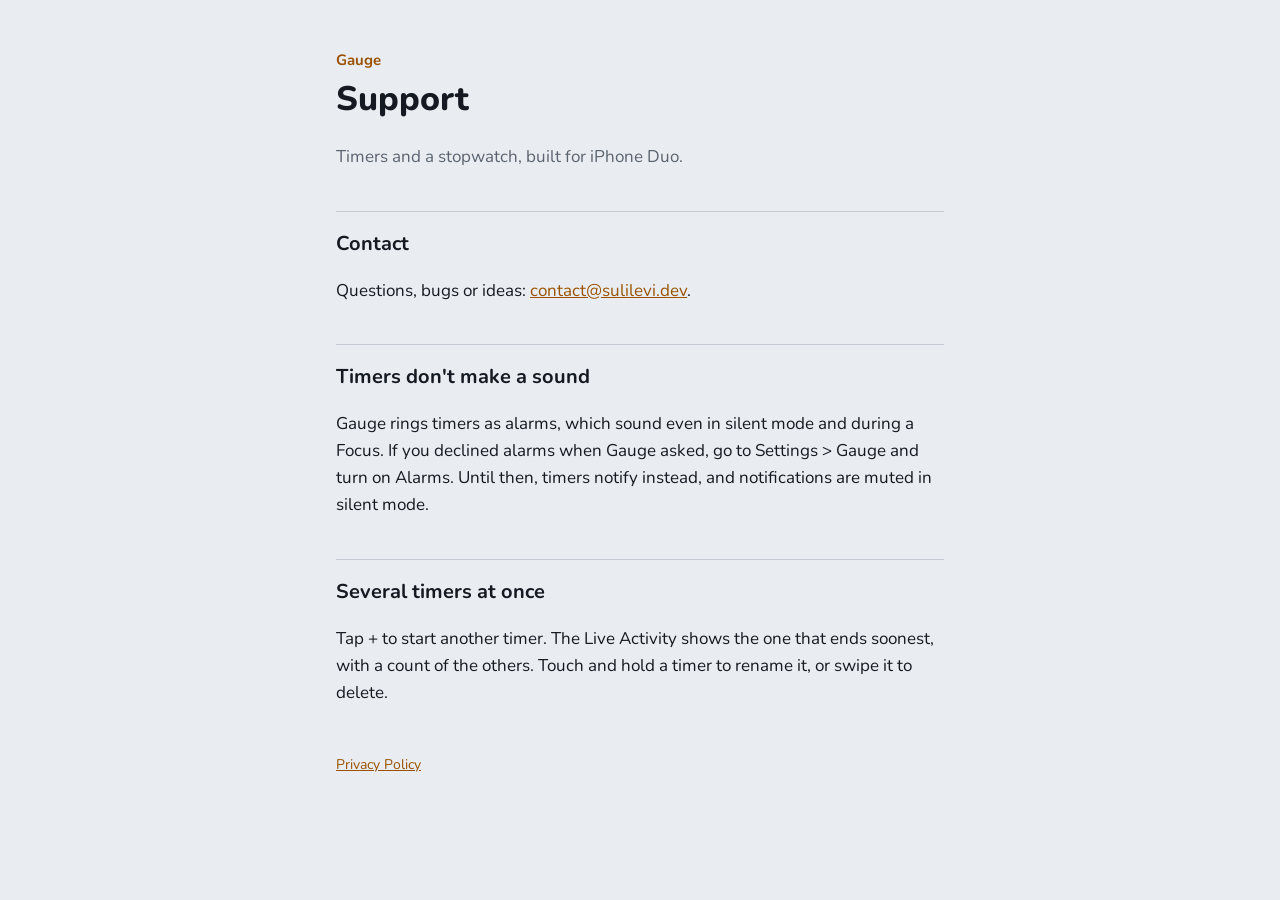
<file: index.html>
<!doctype html>
<html lang="en">
<head>
  <meta charset="utf-8">
  <meta name="viewport" content="width=device-width, initial-scale=1">
  <title>Gauge Support</title>
  <link rel="stylesheet" href="style.css">
</head>
<body>
<main>
  <div class="eyebrow">Gauge</div>
  <h1>Support</h1>
  <p class="muted">Timers and a stopwatch, built for iPhone Duo.</p>

  <h2>Contact</h2>
  <p>Questions, bugs or ideas: <a href="mailto:contact@sulilevi.dev">contact@sulilevi.dev</a>.</p>

  <h2>Timers don't make a sound</h2>
  <p>Gauge rings timers as alarms, which sound even in silent mode and during a Focus. If you
     declined alarms when Gauge asked, go to Settings &gt; Gauge and turn on Alarms. Until then,
     timers notify instead, and notifications are muted in silent mode.</p>

  <h2>Several timers at once</h2>
  <p>Tap + to start another timer. The Live Activity shows the one that ends soonest, with a
     count of the others. Touch and hold a timer to rename it, or swipe it to delete.</p>

  <nav><a href="privacy.html">Privacy Policy</a></nav>
</main>
</body>
</html>
</file>
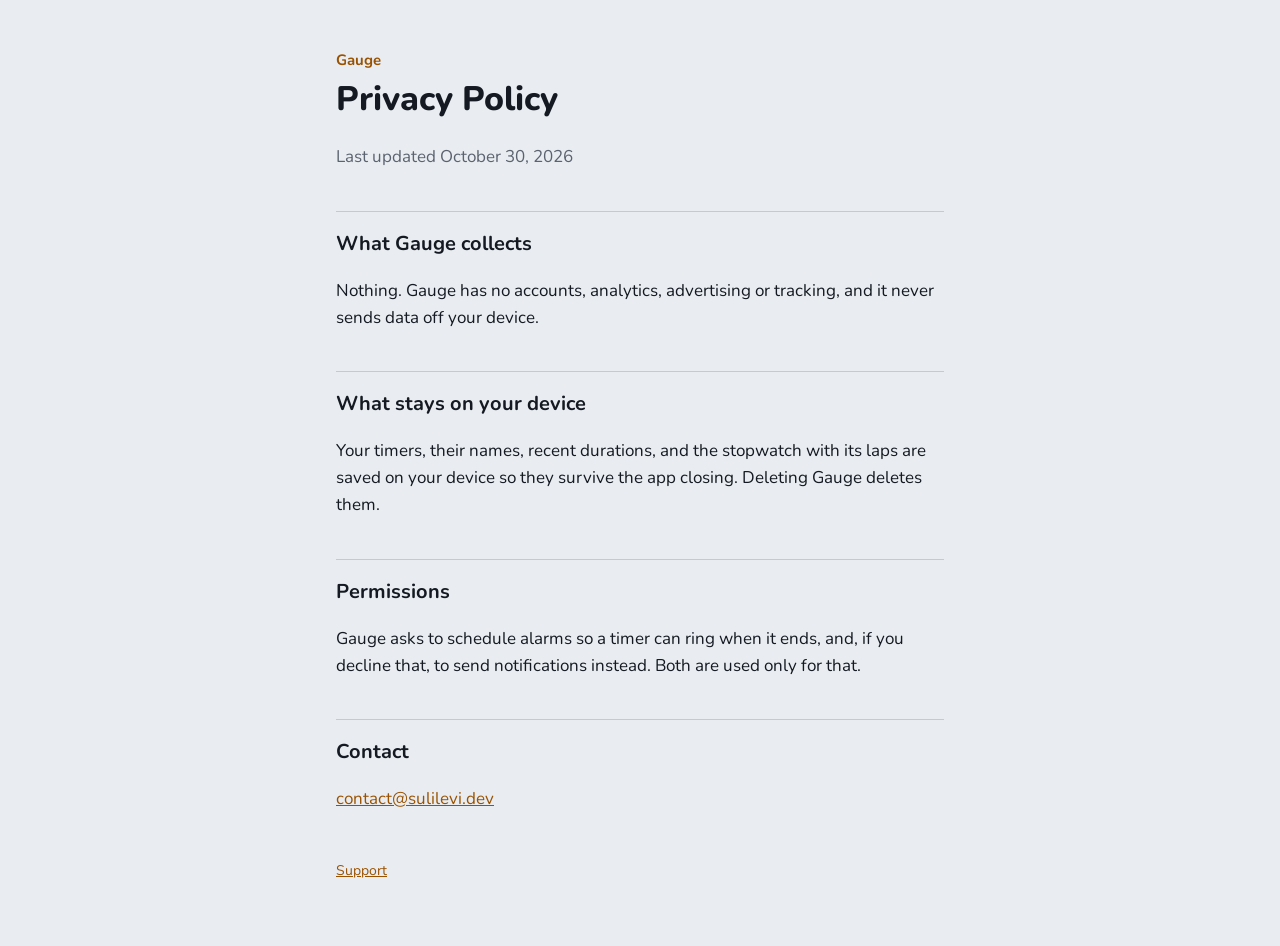
<file: privacy.html>
<!doctype html>
<html lang="en">
<head>
  <meta charset="utf-8">
  <meta name="viewport" content="width=device-width, initial-scale=1">
  <title>Gauge Privacy</title>
  <link rel="stylesheet" href="style.css">
</head>
<body>
<main>
  <div class="eyebrow">Gauge</div>
  <h1>Privacy Policy</h1>
  <p class="muted">Last updated October 30, 2026</p>

  <h2>What Gauge collects</h2>
  <p>Nothing. Gauge has no accounts, analytics, advertising or tracking, and it never sends
     data off your device.</p>

  <h2>What stays on your device</h2>
  <p>Your timers, their names, recent durations, and the stopwatch with its laps are saved on
     your device so they survive the app closing. Deleting Gauge deletes them.</p>

  <h2>Permissions</h2>
  <p>Gauge asks to schedule alarms so a timer can ring when it ends, and, if you decline that,
     to send notifications instead. Both are used only for that.</p>

  <h2>Contact</h2>
  <p><a href="mailto:contact@sulilevi.dev">contact@sulilevi.dev</a></p>

  <nav><a href="index.html">Support</a></nav>
</main>
</body>
</html>
</file>
<file: style.css>
:root { --bg: #E9EDF1; --ink: #151A22; --muted: #5B6370; --amber: #9A5200; --tick: #C3CAD3; }
@media (prefers-color-scheme: dark) {
  :root { --bg: #0E1116; --ink: #E8E2D6; --muted: #9A958A; --amber: #FFB547; --tick: #3A4250; }
}
/* Nunito, the app's typeface, served from this site (SIL Open Font License, see Nunito-OFL.txt). */
@font-face { font-family: "Nunito"; src: url("Nunito.ttf") format("truetype"); font-weight: 200 1000; font-display: swap; }
* { box-sizing: border-box; }
body { margin: 0; background: var(--bg); color: var(--ink);
       font: 17px/1.6 "Nunito", ui-rounded, system-ui, sans-serif; }
main { max-width: 640px; margin: 0 auto; padding: 48px 16px 64px; }
h1 { font-size: 34px; font-weight: 800; margin: 0 0 4px; }
h2 { font-size: 20px; font-weight: 700; color: var(--ink);
     margin: 40px 0 8px; padding-top: 16px; border-top: 1px solid var(--tick); }
.eyebrow { color: var(--amber); font-weight: 700; font-size: 15px; }
a { color: var(--amber); }
p, li { color: var(--ink); }
.muted { color: var(--muted); }
nav { margin-top: 48px; font-size: 14px; }
</file>
